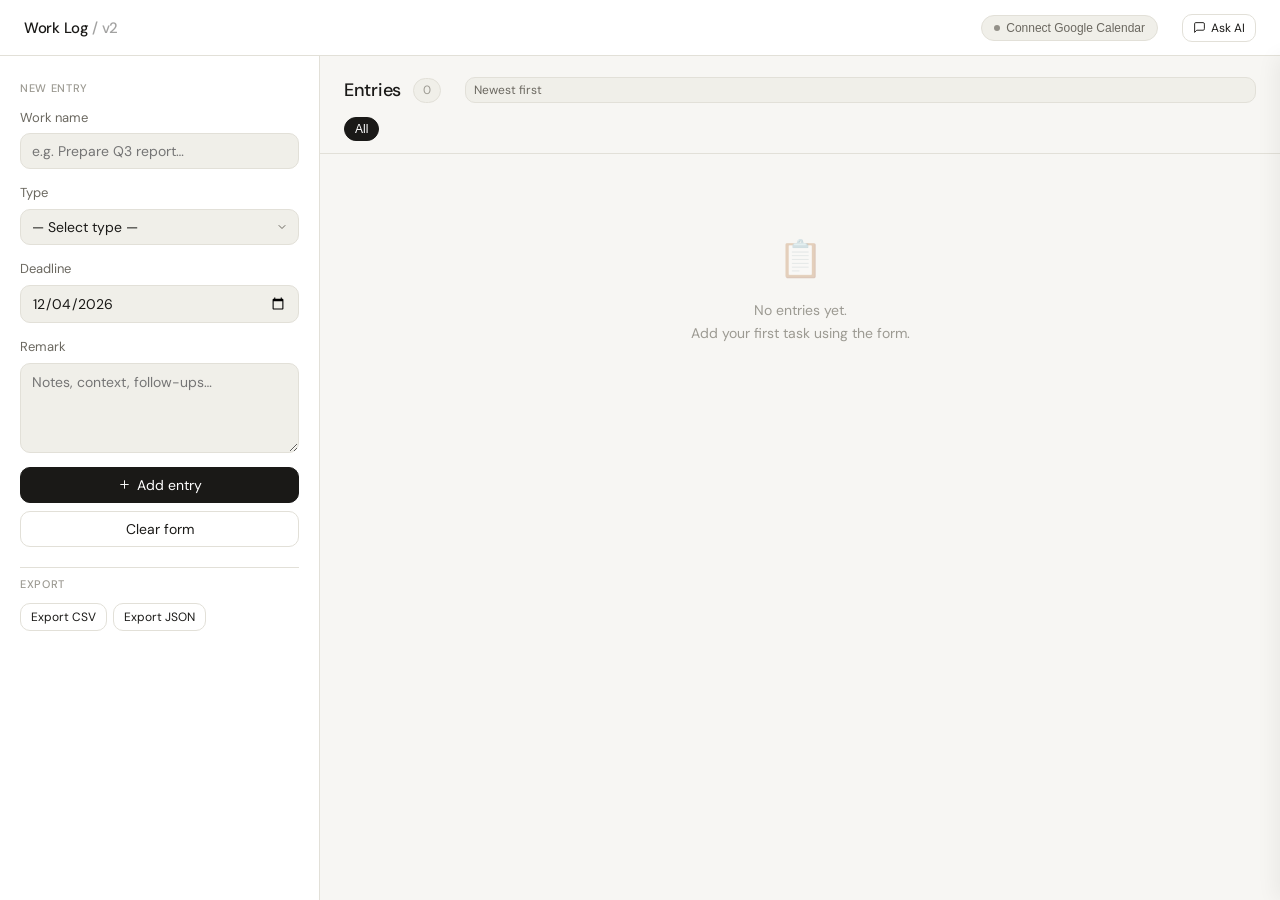
<file: worklog.html>
<!DOCTYPE html>
<html lang="en">
<head>
<meta charset="UTF-8"/>
<meta name="viewport" content="width=device-width, initial-scale=1.0"/>
<title>Work Log</title>
<link rel="preconnect" href="https://fonts.googleapis.com"/>
<link rel="preconnect" href="https://fonts.gstatic.com" crossorigin/>
<link href="https://fonts.googleapis.com/css2?family=DM+Sans:ital,opsz,wght@0,9..40,300;0,9..40,400;0,9..40,500;1,9..40,300&family=DM+Mono:wght@400;500&display=swap" rel="stylesheet"/>
<style>
*{box-sizing:border-box;margin:0;padding:0;}
:root{
  --bg:#F7F6F3;--surface:#FFFFFF;--surface2:#F0EFE9;
  --border:#E2E0D8;--border2:#C8C6BC;
  --text:#1A1917;--text2:#6B6860;--text3:#9C9A92;
  --accent:#1A1917;--accent-text:#FFFFFF;
  --success:#2D6A4F;--success-bg:#D8F3DC;
  --warn:#92400E;--warn-bg:#FEF3C7;
  --danger:#991B1B;--danger-bg:#FEE2E2;
  --info:#1E40AF;--info-bg:#DBEAFE;
  --radius:10px;--radius-lg:14px;
  --font:'DM Sans',system-ui,sans-serif;
  --mono:'DM Mono',monospace;
  --shadow:0 1px 3px rgba(0,0,0,.06),0 1px 2px rgba(0,0,0,.04);
}
body{font-family:var(--font);background:var(--bg);color:var(--text);min-height:100vh;font-size:15px;line-height:1.6;}
a{color:inherit;}

/* Layout */
.app{display:grid;grid-template-columns:320px 1fr;grid-template-rows:auto 1fr;min-height:100vh;}
.topbar{grid-column:1/-1;background:var(--surface);border-bottom:1px solid var(--border);padding:0 24px;height:56px;display:flex;align-items:center;gap:16px;}
.topbar-logo{font-size:15px;font-weight:500;letter-spacing:-.3px;}
.topbar-logo span{opacity:.4;}
.topbar-spacer{flex:1;}
.gcal-pill{display:flex;align-items:center;gap:6px;font-size:12px;padding:5px 12px;border-radius:99px;border:1px solid var(--border);background:var(--surface2);color:var(--text2);cursor:pointer;transition:border-color .15s;}
.gcal-pill:hover{border-color:var(--border2);}
.gcal-pill.connected{background:var(--success-bg);color:var(--success);border-color:rgba(45,106,79,.25);}
.gcal-dot{width:6px;height:6px;border-radius:50%;background:currentColor;opacity:.7;}

/* Sidebar */
.sidebar{background:var(--surface);border-right:1px solid var(--border);padding:24px 20px;display:flex;flex-direction:column;gap:20px;overflow-y:auto;}
.section-label{font-size:11px;font-weight:500;letter-spacing:.06em;text-transform:uppercase;color:var(--text3);margin-bottom:10px;}
label.field-label{display:block;font-size:13px;color:var(--text2);margin-bottom:5px;font-weight:400;}
input[type=text],input[type=date],textarea,select{
  display:block;width:100%;font-family:var(--font);font-size:14px;
  background:var(--surface2);border:1px solid var(--border);border-radius:var(--radius);
  padding:8px 11px;color:var(--text);outline:none;transition:border-color .15s,box-shadow .15s;
  appearance:none;-webkit-appearance:none;
}
input[type=text]:focus,input[type=date]:focus,textarea:focus,select:focus{
  border-color:var(--border2);box-shadow:0 0 0 3px rgba(26,25,23,.06);
}
select{background-image:url("data:image/svg+xml,%3Csvg xmlns='http://www.w3.org/2000/svg' width='12' height='12' viewBox='0 0 24 24' fill='none' stroke='%236B6860' stroke-width='2' stroke-linecap='round' stroke-linejoin='round'%3E%3Cpath d='M6 9l6 6 6-6'/%3E%3C/svg%3E");background-repeat:no-repeat;background-position:right 10px center;padding-right:28px;}
textarea{resize:vertical;min-height:90px;line-height:1.5;}
.form-group{margin-bottom:14px;}
.form-group:last-child{margin-bottom:0;}
.btn{display:inline-flex;align-items:center;justify-content:center;gap:6px;font-family:var(--font);font-size:14px;font-weight:400;padding:8px 16px;border-radius:var(--radius);border:1px solid var(--border);background:transparent;color:var(--text);cursor:pointer;transition:all .15s;}
.btn:hover{background:var(--surface2);}
.btn-primary{background:var(--accent);color:var(--accent-text);border-color:var(--accent);}
.btn-primary:hover{opacity:.88;background:var(--accent);}
.btn-sm{font-size:12px;padding:5px 10px;}
.btn-danger{color:var(--danger);border-color:rgba(153,27,27,.2);}
.btn-danger:hover{background:var(--danger-bg);}
.sidebar-actions{display:flex;flex-direction:column;gap:8px;}

/* Main */
.main{display:flex;flex-direction:column;overflow:hidden;}
.main-header{padding:20px 24px 0;display:flex;align-items:center;gap:12px;}
.main-header h1{font-size:18px;font-weight:500;letter-spacing:-.3px;}
.entry-count{font-size:12px;color:var(--text3);background:var(--surface2);border:1px solid var(--border);padding:2px 9px;border-radius:99px;}
.main-header-spacer{flex:1;}
.filter-bar{padding:12px 24px;display:flex;gap:6px;flex-wrap:wrap;border-bottom:1px solid var(--border);}
.filter-chip{font-size:12px;padding:4px 10px;border-radius:99px;border:1px solid var(--border);background:transparent;color:var(--text2);cursor:pointer;transition:all .12s;}
.filter-chip:hover{border-color:var(--border2);}
.filter-chip.active{background:var(--text);color:#fff;border-color:var(--text);}
.entries{padding:16px 24px;overflow-y:auto;flex:1;display:flex;flex-direction:column;gap:10px;}
.empty-state{text-align:center;padding:60px 24px;color:var(--text3);}
.empty-icon{font-size:36px;margin-bottom:12px;opacity:.3;}
.empty-state p{font-size:14px;}

/* Entry card */
.entry-card{background:var(--surface);border:1px solid var(--border);border-radius:var(--radius-lg);padding:14px 16px;box-shadow:var(--shadow);transition:border-color .15s;}
.entry-card:hover{border-color:var(--border2);}
.entry-card.editing{border-color:var(--border2);box-shadow:0 0 0 3px rgba(26,25,23,.06);}
.entry-top{display:flex;align-items:flex-start;gap:10px;}
.entry-body{flex:1;min-width:0;}
.entry-name{font-size:15px;font-weight:500;color:var(--text);margin-bottom:4px;line-height:1.4;}
.entry-remark{font-size:13px;color:var(--text2);margin-bottom:8px;white-space:pre-wrap;word-break:break-word;}
.entry-meta{display:flex;gap:6px;flex-wrap:wrap;align-items:center;}
.chip{display:inline-flex;align-items:center;gap:4px;font-size:11px;padding:2px 8px;border-radius:99px;border:1px solid var(--border);background:var(--surface2);color:var(--text2);}
.chip.type{background:var(--info-bg);color:var(--info);border-color:rgba(30,64,175,.2);}
.chip.deadline{}
.chip.overdue{background:var(--danger-bg);color:var(--danger);border-color:rgba(153,27,27,.25);}
.chip.soon{background:var(--warn-bg);color:var(--warn);border-color:rgba(146,64,14,.25);}
.entry-actions{display:flex;gap:4px;flex-shrink:0;}
.icon-btn{width:30px;height:30px;border-radius:8px;border:none;background:transparent;cursor:pointer;color:var(--text3);display:flex;align-items:center;justify-content:center;transition:all .12s;}
.icon-btn:hover{background:var(--surface2);color:var(--text);}
.icon-btn.del:hover{background:var(--danger-bg);color:var(--danger);}
.icon-btn.cal:hover{background:var(--info-bg);color:var(--info);}
/* Edit mode fields */
.edit-fields{display:flex;flex-direction:column;gap:8px;margin-top:10px;padding-top:10px;border-top:1px solid var(--border);}
.edit-row2{display:grid;grid-template-columns:1fr 1fr;gap:8px;}
.edit-actions{display:flex;gap:6px;justify-content:flex-end;margin-top:6px;}

/* AI Chat Panel */
.ai-panel{position:fixed;right:0;top:56px;width:360px;height:calc(100vh - 56px);background:var(--surface);border-left:1px solid var(--border);display:flex;flex-direction:column;transform:translateX(100%);transition:transform .25s cubic-bezier(.4,0,.2,1);z-index:50;box-shadow:-4px 0 20px rgba(0,0,0,.06);}
.ai-panel.open{transform:translateX(0);}
.ai-panel-header{padding:16px 18px;border-bottom:1px solid var(--border);display:flex;align-items:center;gap:10px;}
.ai-panel-header h2{font-size:14px;font-weight:500;flex:1;}
.ai-badge{font-size:10px;font-weight:500;letter-spacing:.04em;padding:2px 7px;border-radius:99px;background:var(--surface2);border:1px solid var(--border);color:var(--text3);}
.ai-messages{flex:1;overflow-y:auto;padding:16px;display:flex;flex-direction:column;gap:12px;}
.ai-msg{max-width:90%;font-size:13px;line-height:1.6;}
.ai-msg.user{align-self:flex-end;background:var(--text);color:#fff;padding:8px 12px;border-radius:12px 12px 3px 12px;}
.ai-msg.bot{align-self:flex-start;background:var(--surface2);color:var(--text);padding:8px 12px;border-radius:3px 12px 12px 12px;border:1px solid var(--border);}
.ai-msg.bot.loading{color:var(--text3);}
.ai-input-row{padding:12px 16px;border-top:1px solid var(--border);display:flex;gap:8px;}
.ai-input-row input{flex:1;font-size:13px;}
.ai-suggestions{padding:0 16px 12px;display:flex;flex-wrap:wrap;gap:5px;}
.ai-suggest{font-size:11px;padding:4px 9px;border-radius:99px;border:1px solid var(--border);background:transparent;color:var(--text2);cursor:pointer;transition:all .12s;}
.ai-suggest:hover{background:var(--surface2);border-color:var(--border2);}

/* GCal modal */
.modal-overlay{position:fixed;inset:0;background:rgba(0,0,0,.35);z-index:100;display:flex;align-items:center;justify-content:center;opacity:0;pointer-events:none;transition:opacity .2s;}
.modal-overlay.open{opacity:1;pointer-events:auto;}
.modal{background:var(--surface);border-radius:var(--radius-lg);padding:24px;width:440px;max-width:calc(100vw - 32px);box-shadow:0 20px 60px rgba(0,0,0,.15);}
.modal h2{font-size:16px;font-weight:500;margin-bottom:6px;}
.modal p{font-size:13px;color:var(--text2);margin-bottom:16px;line-height:1.6;}
.modal-steps{font-size:13px;color:var(--text2);margin-bottom:16px;line-height:1.8;counter-reset:step;}
.modal-steps li{counter-increment:step;list-style:none;padding-left:22px;position:relative;}
.modal-steps li::before{content:counter(step);position:absolute;left:0;width:16px;height:16px;border-radius:50%;background:var(--surface2);border:1px solid var(--border);font-size:10px;display:flex;align-items:center;justify-content:center;top:4px;font-family:var(--mono);}
.modal-actions{display:flex;gap:8px;justify-content:flex-end;}
.mono{font-family:var(--mono);font-size:12px;background:var(--surface2);padding:2px 6px;border-radius:4px;border:1px solid var(--border);}

/* Toast */
.toast{position:fixed;bottom:24px;left:50%;transform:translateX(-50%) translateY(16px);background:var(--text);color:#fff;padding:9px 18px;border-radius:var(--radius);font-size:13px;box-shadow:0 4px 16px rgba(0,0,0,.15);opacity:0;transition:all .25s;pointer-events:none;z-index:200;white-space:nowrap;}
.toast.show{opacity:1;transform:translateX(-50%) translateY(0);}

/* Sort bar */
.sort-select{font-size:12px;padding:4px 24px 4px 8px;border-radius:var(--radius);border:1px solid var(--border);background:var(--surface2);color:var(--text2);cursor:pointer;}

svg.icon{width:15px;height:15px;stroke:currentColor;fill:none;stroke-width:1.75;stroke-linecap:round;stroke-linejoin:round;flex-shrink:0;}
svg.icon.sm{width:13px;height:13px;}

@media(max-width:700px){
  .app{grid-template-columns:1fr;}
  .sidebar{border-right:none;border-bottom:1px solid var(--border);}
  .ai-panel{width:100%;top:56px;}
}
</style>
</head>
<body>

<div class="app" id="app">

  <!-- TOPBAR -->
  <header class="topbar">
    <div class="topbar-logo">Work Log <span>/ v2</span></div>
    <div class="topbar-spacer"></div>
    <button class="gcal-pill" id="gcal-pill" onclick="openGCalModal()">
      <div class="gcal-dot"></div>
      <span id="gcal-pill-text">Connect Google Calendar</span>
    </button>
    <button class="btn btn-sm" onclick="toggleAI()" id="ai-toggle-btn" style="gap:5px;margin-left:8px;">
      <svg class="icon sm" viewBox="0 0 24 24"><path d="M21 15a2 2 0 0 1-2 2H7l-4 4V5a2 2 0 0 1 2-2h14a2 2 0 0 1 2 2z"/></svg>
      Ask AI
    </button>
  </header>

  <!-- SIDEBAR: Add Entry Form -->
  <aside class="sidebar">
    <div>
      <div class="section-label">New entry</div>
      <div class="form-group">
        <label class="field-label" for="f-name">Work name</label>
        <input type="text" id="f-name" placeholder="e.g. Prepare Q3 report…"/>
      </div>
      <div class="form-group">
        <label class="field-label" for="f-type">Type</label>
        <select id="f-type">
          <option value="">— Select type —</option>
          <option>Task</option><option>Meeting</option><option>Review</option>
          <option>Report</option><option>Research</option><option>Other</option>
        </select>
      </div>
      <div class="form-group">
        <label class="field-label" for="f-deadline">Deadline</label>
        <input type="date" id="f-deadline"/>
      </div>
      <div class="form-group">
        <label class="field-label" for="f-remark">Remark</label>
        <textarea id="f-remark" placeholder="Notes, context, follow-ups…"></textarea>
      </div>
      <div class="sidebar-actions">
        <button class="btn btn-primary" onclick="addEntry()">
          <svg class="icon sm" viewBox="0 0 24 24"><line x1="12" y1="5" x2="12" y2="19"/><line x1="5" y1="12" x2="19" y2="12"/></svg>
          Add entry
        </button>
        <button class="btn" onclick="clearForm()">Clear form</button>
      </div>
    </div>

    <div style="padding-top:8px;border-top:1px solid var(--border);">
      <div class="section-label">Export</div>
      <div style="display:flex;gap:6px;flex-wrap:wrap;">
        <button class="btn btn-sm" onclick="exportCSV()">Export CSV</button>
        <button class="btn btn-sm" onclick="exportJSON()">Export JSON</button>
      </div>
    </div>
  </aside>

  <!-- MAIN: Entries -->
  <main class="main">
    <div class="main-header">
      <h1>Entries</h1>
      <span class="entry-count" id="entry-count">0</span>
      <div class="main-header-spacer"></div>
      <select class="sort-select" onchange="setSortAndRender(this.value)">
        <option value="newest">Newest first</option>
        <option value="oldest">Oldest first</option>
        <option value="deadline">By deadline</option>
        <option value="name">By name A–Z</option>
      </select>
    </div>
    <div class="filter-bar" id="filter-bar"></div>
    <div class="entries" id="entries-list"></div>
  </main>
</div>

<!-- AI Panel -->
<div class="ai-panel" id="ai-panel">
  <div class="ai-panel-header">
    <svg class="icon" viewBox="0 0 24 24"><path d="M12 2a8 8 0 0 0-8 8c0 3 1.6 5.6 4 7.1V20h8v-2.9c2.4-1.5 4-4.1 4-7.1a8 8 0 0 0-8-8z"/><line x1="9" y1="21" x2="15" y2="21"/></svg>
    <h2>AI Assistant</h2>
    <span class="ai-badge" id="ai-model-badge">Not connected</span>
    <button class="icon-btn" onclick="toggleAI()" style="margin-left:auto;">
      <svg class="icon sm" viewBox="0 0 24 24"><line x1="18" y1="6" x2="6" y2="18"/><line x1="6" y1="6" x2="18" y2="18"/></svg>
    </button>
  </div>
  <!-- API key setup -->
  <div id="ai-setup" style="padding:16px;border-bottom:1px solid var(--border);background:var(--surface2);">
    <div style="font-size:13px;font-weight:500;margin-bottom:6px;">Connect AI (free)</div>
    <div style="font-size:12px;color:var(--text2);margin-bottom:10px;line-height:1.6;">
      Get a free API key from <a href="https://openrouter.ai/keys" target="_blank" style="color:var(--info)">openrouter.ai/keys</a> — no credit card needed for free models.
    </div>
    <div style="display:flex;gap:6px;">
      <input type="password" id="ai-key-input" placeholder="sk-or-v1-…" style="flex:1;font-size:12px;padding:6px 9px;"/>
      <button class="btn btn-primary btn-sm" onclick="saveAIKey()">Save</button>
    </div>
    <div style="font-size:11px;color:var(--text3);margin-top:6px;">Key is saved locally in your browser only.</div>
  </div>
  <div class="ai-messages" id="ai-messages">
    <div class="ai-msg bot">Paste your free OpenRouter key above to get started. Once connected, I can summarise tasks, find overdue items, add or edit entries, and more.</div>
  </div>
  <div class="ai-suggestions">
    <button class="ai-suggest" onclick="aiSuggest('Summarise my current tasks')">Summarise tasks</button>
    <button class="ai-suggest" onclick="aiSuggest('Which tasks are overdue?')">Overdue tasks</button>
    <button class="ai-suggest" onclick="aiSuggest('What is due this week?')">Due this week</button>
    <button class="ai-suggest" onclick="aiSuggest('Add a task: Team standup, Type: Meeting, Deadline: today')">Add a task</button>
  </div>
  <div class="ai-input-row">
    <input type="text" id="ai-input" placeholder="Ask anything about your work log…" onkeydown="if(event.key==='Enter')sendAI()"/>
    <button class="btn btn-primary btn-sm" onclick="sendAI()">Send</button>
  </div>
</div>

<!-- Google Calendar Modal -->
<div class="modal-overlay" id="gcal-modal">
  <div class="modal">
    <h2>Connect Google Calendar</h2>
    <p style="color:var(--success);background:var(--success-bg);padding:8px 12px;border-radius:8px;font-size:13px;margin-bottom:12px;">✓ The Google Calendar API is completely free — no subscription needed. You only need a free Google account.</p>
    <p>One-time setup (about 5 minutes):</p>
    <ol class="modal-steps">
      <li>Go to <a href="https://console.cloud.google.com" target="_blank" style="color:var(--info)">console.cloud.google.com</a> and sign in with any Google account. Click <strong>Select a project → New Project</strong>, give it any name, click Create.</li>
      <li>In the search bar type <strong>Google Calendar API</strong>, click it, then click <strong>Enable</strong>.</li>
      <li>Go to <strong>APIs &amp; Services → Credentials → Create Credentials → OAuth client ID</strong>. Choose <em>Web application</em>. Under "Authorised JavaScript origins" add <span class="mono">null</span> (for local files) or your hosted URL. Click Create.</li>
      <li>Copy the <strong>Client ID</strong> shown (ends in <span class="mono">.apps.googleusercontent.com</span>) and paste it below.</li>
    </ol>
    <div class="form-group"><label class="field-label">OAuth Client ID</label><input type="text" id="gcal-client-id" placeholder="xxxx.apps.googleusercontent.com"/></div>
    <div id="gcal-token-section" style="display:none;">
      <p style="font-size:13px;color:var(--text2);margin:10px 0 8px;line-height:1.6;">A Google sign-in window opened. After you approve access, the page will redirect. Copy the value after <span class="mono">access_token=</span> in that URL and paste it below:</p>
      <div class="form-group"><label class="field-label">Access token</label><input type="text" id="gcal-token-input" placeholder="ya29.a0…"/></div>
    </div>
    <div class="modal-actions" id="gcal-modal-actions">
      <button class="btn" onclick="closeGCalModal()">Cancel</button>
      <button class="btn btn-primary" onclick="gcalAuthorise()">Authorise with Google</button>
    </div>
  </div>
</div>

<div class="toast" id="toast"></div>

<script>
// ── State ──────────────────────────────────────────────────────────────────
let entries = JSON.parse(localStorage.getItem('wl2_entries') || '[]');
let gcalToken = localStorage.getItem('wl2_gcal_token') || null;
let filterType = 'All';
let sortMode = 'newest';
let editingId = null;

// ── Init ───────────────────────────────────────────────────────────────────
(function init(){
  document.getElementById('f-deadline').value = today();
  if(gcalToken){
    document.getElementById('gcal-pill').classList.add('connected');
    document.getElementById('gcal-pill-text').textContent = 'Calendar connected';
  }
  render();
})();

function today(){ return new Date().toISOString().split('T')[0]; }

// ── CRUD ───────────────────────────────────────────────────────────────────
function addEntry(){
  const name = v('f-name'); const type = v('f-type');
  const deadline = v('f-deadline'); const remark = v('f-remark');
  if(!name){ toast('Enter a work name.'); return; }
  const entry = {id: Date.now(), name, type, deadline, remark, created: new Date().toISOString()};
  entries.unshift(entry);
  save(); render(); clearForm();
  toast('Entry added.');
  if(gcalToken && deadline) pushToGCal(entry);
}

function deleteEntry(id){
  if(!confirm('Delete this entry?')) return;
  entries = entries.filter(e=>e.id!==id);
  save(); render(); toast('Entry deleted.');
}

function startEdit(id){
  editingId = id; render();
  setTimeout(()=>{ const el = document.getElementById('edit-name-'+id); if(el) el.focus(); },50);
}

function cancelEdit(){ editingId = null; render(); }

function saveEdit(id){
  const e = entries.find(x=>x.id===id); if(!e) return;
  const name = v('edit-name-'+id);
  if(!name){ toast('Name cannot be empty.'); return; }
  e.name = name;
  e.type = v('edit-type-'+id);
  e.deadline = v('edit-deadline-'+id);
  e.remark = v('edit-remark-'+id);
  editingId = null;
  save(); render(); toast('Entry updated.');
}

function save(){ localStorage.setItem('wl2_entries', JSON.stringify(entries)); }
function v(id){ return document.getElementById(id)?.value.trim() || ''; }

function clearForm(){
  ['f-name','f-remark'].forEach(id=>document.getElementById(id).value='');
  document.getElementById('f-type').value='';
  document.getElementById('f-deadline').value=today();
}

// ── Render ─────────────────────────────────────────────────────────────────
function sorted(){
  const copy = [...entries];
  if(sortMode==='oldest') return copy.reverse();
  if(sortMode==='deadline') return copy.sort((a,b)=>{ if(!a.deadline) return 1; if(!b.deadline) return -1; return a.deadline.localeCompare(b.deadline); });
  if(sortMode==='name') return copy.sort((a,b)=>a.name.localeCompare(b.name));
  return copy;
}

function render(){
  // filters
  const types = ['All', ...new Set(entries.map(e=>e.type).filter(Boolean))];
  const fb = document.getElementById('filter-bar');
  fb.innerHTML = types.map(t=>`<button class="filter-chip${filterType===t?' active':''}" onclick="setFilter('${esc(t)}')">${esc(t)}</button>`).join('');

  const shown = filterType==='All' ? sorted() : sorted().filter(e=>e.type===filterType);
  document.getElementById('entry-count').textContent = shown.length;
  const list = document.getElementById('entries-list');
  if(!shown.length){
    list.innerHTML=`<div class="empty-state"><div class="empty-icon">📋</div><p>No entries yet.<br>Add your first task using the form.</p></div>`;
    return;
  }
  list.innerHTML = shown.map(e => entryHTML(e)).join('');
}

function entryHTML(e){
  const status = deadlineStatus(e.deadline);
  const isEditing = editingId === e.id;
  const typeOpts = ['Task','Meeting','Review','Report','Research','Other'].map(o=>`<option${e.type===o?' selected':''}>${o}</option>`).join('');
  if(isEditing) return `
    <div class="entry-card editing" id="card-${e.id}">
      <div class="entry-top">
        <div class="entry-body">
          <div class="edit-fields">
            <div><label class="field-label">Work name</label><input type="text" id="edit-name-${e.id}" value="${esc(e.name)}"/></div>
            <div class="edit-row2">
              <div><label class="field-label">Type</label>
                <select id="edit-type-${e.id}"><option value="">— type —</option>${typeOpts}</select>
              </div>
              <div><label class="field-label">Deadline</label><input type="date" id="edit-deadline-${e.id}" value="${e.deadline||''}"/></div>
            </div>
            <div><label class="field-label">Remark</label><textarea id="edit-remark-${e.id}" style="min-height:70px;">${esc(e.remark||'')}</textarea></div>
            <div class="edit-actions">
              <button class="btn btn-sm" onclick="cancelEdit()">Cancel</button>
              <button class="btn btn-primary btn-sm" onclick="saveEdit(${e.id})">Save changes</button>
            </div>
          </div>
        </div>
      </div>
    </div>`;
  return `
    <div class="entry-card" id="card-${e.id}">
      <div class="entry-top">
        <div class="entry-body">
          <div class="entry-name">${esc(e.name)}</div>
          ${e.remark?`<div class="entry-remark">${esc(e.remark)}</div>`:''}
          <div class="entry-meta">
            ${e.type?`<span class="chip type">${esc(e.type)}</span>`:''}
            ${e.deadline?`<span class="chip deadline${status?' '+status:''}">${fmtDate(e.deadline)}${status===' overdue'?' · overdue':status===' soon'?' · soon':''}</span>`:''}
          </div>
        </div>
        <div class="entry-actions">
          ${gcalToken&&e.deadline?`<button class="icon-btn cal" title="Sync to Google Calendar" onclick="pushToGCal(entries.find(x=>x.id===${e.id}))">${calIcon()}</button>`:''}
          <button class="icon-btn" title="Edit entry" onclick="startEdit(${e.id})">${editIcon()}</button>
          <button class="icon-btn del" title="Delete entry" onclick="deleteEntry(${e.id})">${trashIcon()}</button>
        </div>
      </div>
    </div>`;
}

function deadlineStatus(d){
  if(!d) return '';
  const today = new Date(); today.setHours(0,0,0,0);
  const dl = new Date(d); dl.setHours(0,0,0,0);
  const diff = Math.round((dl-today)/(86400000));
  if(diff<0) return ' overdue';
  if(diff<=3) return ' soon';
  return '';
}

function fmtDate(d){
  if(!d) return '';
  const [y,m,day] = d.split('-');
  return ['Jan','Feb','Mar','Apr','May','Jun','Jul','Aug','Sep','Oct','Nov','Dec'][+m-1]+' '+parseInt(day)+', '+y;
}

function esc(s){ return String(s||'').replace(/&/g,'&amp;').replace(/</g,'&lt;').replace(/>/g,'&gt;').replace(/"/g,'&quot;'); }
function setFilter(t){ filterType=t; render(); }
function setSortAndRender(v){ sortMode=v; render(); }

// ── Icons ──────────────────────────────────────────────────────────────────
function editIcon(){return`<svg class="icon sm" viewBox="0 0 24 24"><path d="M11 4H4a2 2 0 0 0-2 2v14a2 2 0 0 0 2 2h14a2 2 0 0 0 2-2v-7"/><path d="M18.5 2.5a2.121 2.121 0 0 1 3 3L12 15l-4 1 1-4 9.5-9.5z"/></svg>`;}
function trashIcon(){return`<svg class="icon sm" viewBox="0 0 24 24"><polyline points="3 6 5 6 21 6"/><path d="M19 6l-1 14H6L5 6"/><path d="M10 11v6"/><path d="M14 11v6"/><path d="M9 6V4h6v2"/></svg>`;}
function calIcon(){return`<svg class="icon sm" viewBox="0 0 24 24"><rect x="3" y="4" width="18" height="18" rx="2"/><line x1="16" y1="2" x2="16" y2="6"/><line x1="8" y1="2" x2="8" y2="6"/><line x1="3" y1="10" x2="21" y2="10"/></svg>`;}

// ── Export ─────────────────────────────────────────────────────────────────
function exportCSV(){
  const rows = [['Name','Type','Deadline','Remark','Created'],...entries.map(e=>[e.name,e.type||'',e.deadline||'',e.remark||'',e.created])];
  const csv = rows.map(r=>r.map(c=>'"'+String(c).replace(/"/g,'""')+'"').join(',')).join('\n');
  dl('worklog.csv','data:text/csv;charset=utf-8,'+encodeURIComponent(csv));
}
function exportJSON(){ dl('worklog.json','data:application/json;charset=utf-8,'+encodeURIComponent(JSON.stringify(entries,null,2))); }
function dl(name,href){ const a=document.createElement('a'); a.href=href; a.download=name; a.click(); }

// ── Toast ──────────────────────────────────────────────────────────────────
function toast(msg,dur=2400){
  const el=document.getElementById('toast');
  el.textContent=msg; el.classList.add('show');
  setTimeout(()=>el.classList.remove('show'),dur);
}

// ── Google Calendar ────────────────────────────────────────────────────────
function openGCalModal(){ document.getElementById('gcal-modal').classList.add('open'); }
function closeGCalModal(){ document.getElementById('gcal-modal').classList.remove('open'); }

function gcalAuthorise(){
  const cid = document.getElementById('gcal-client-id').value.trim();
  if(!cid){ toast('Paste your Client ID first.'); return; }
  const scope = encodeURIComponent('https://www.googleapis.com/auth/calendar.events');
  const redirect = encodeURIComponent(location.href.split('#')[0]);
  window.open(`https://accounts.google.com/o/oauth2/v2/auth?client_id=${encodeURIComponent(cid)}&redirect_uri=${redirect}&response_type=token&scope=${scope}&prompt=consent`,'_blank','width=520,height=620');
  document.getElementById('gcal-token-section').style.display='block';
  document.getElementById('gcal-modal-actions').innerHTML=`<button class="btn" onclick="closeGCalModal()">Cancel</button><button class="btn btn-primary" onclick="gcalSaveToken()">Connect</button>`;
}

function gcalSaveToken(){
  const t = document.getElementById('gcal-token-input').value.trim();
  if(!t){ toast('Paste the access_token first.'); return; }
  gcalToken=t; localStorage.setItem('wl2_gcal_token',t);
  document.getElementById('gcal-pill').classList.add('connected');
  document.getElementById('gcal-pill-text').textContent='Calendar connected';
  closeGCalModal(); toast('Google Calendar connected!'); render();
}

async function pushToGCal(entry){
  if(!gcalToken||!entry?.deadline){ toast('No deadline set.'); return; }
  try{
    const res = await fetch('https://www.googleapis.com/calendar/v3/calendars/primary/events',{
      method:'POST', headers:{Authorization:`Bearer ${gcalToken}`,'Content-Type':'application/json'},
      body:JSON.stringify({summary:entry.name, description:[entry.type&&`Type: ${entry.type}`,entry.remark].filter(Boolean).join('\n'), start:{date:entry.deadline}, end:{date:entry.deadline}})
    });
    if(res.ok) toast(`"${entry.name}" added to Google Calendar.`);
    else toast('Calendar error — token may have expired.');
  }catch{ toast('Could not reach Google Calendar.'); }
}

// ── AI Panel ───────────────────────────────────────────────────────────────
let aiKey = localStorage.getItem('wl2_ai_key') || '';

function initAI(){
  if(aiKey){
    document.getElementById('ai-setup').style.display='none';
    document.getElementById('ai-model-badge').textContent='Connected';
    document.getElementById('ai-model-badge').style.color='var(--success)';
    document.getElementById('ai-messages').innerHTML='<div class="ai-msg bot">Hi! I can help you manage your work log. Ask me to summarise tasks, find overdue items, add or edit entries, and more.</div>';
  }
}

function saveAIKey(){
  const k = document.getElementById('ai-key-input').value.trim();
  if(!k || !k.startsWith('sk-or')){ toast('Please paste a valid OpenRouter key (starts with sk-or).'); return; }
  aiKey = k; localStorage.setItem('wl2_ai_key', k);
  document.getElementById('ai-setup').style.display='none';
  document.getElementById('ai-model-badge').textContent='Connected';
  document.getElementById('ai-model-badge').style.color='var(--success)';
  document.getElementById('ai-messages').innerHTML='<div class="ai-msg bot">Connected! Ask me anything about your work log.</div>';
  toast('AI connected.');
}

function toggleAI(){
  const p = document.getElementById('ai-panel');
  p.classList.toggle('open');
  if(p.classList.contains('open')) document.getElementById(aiKey ? 'ai-input' : 'ai-key-input').focus();
}

function aiSuggest(text){ document.getElementById('ai-input').value=text; sendAI(); }

async function sendAI(){
  if(!aiKey){ toast('Please add your OpenRouter API key first.'); return; }
  const input = document.getElementById('ai-input');
  const text = input.value.trim(); if(!text) return;
  input.value='';
  appendMsg(text,'user');
  const loadId = appendMsg('Thinking…','bot loading');
  const context = buildContext();
  const systemPrompt = `You are a helpful work-log assistant. The user has a work log with entries. Help them query, summarise, analyse tasks, or make changes.

When the user wants to ADD an entry, include this block in your response:
<action>{"type":"add","name":"...","workType":"...","deadline":"YYYY-MM-DD","remark":"..."}</action>

When the user wants to DELETE an entry, include:
<action>{"type":"delete","id":NUMERIC_ID}</action>

When the user wants to EDIT an entry, include:
<action>{"type":"edit","id":NUMERIC_ID,"name":"...","workType":"...","deadline":"YYYY-MM-DD","remark":"..."}</action>

Always include a friendly plain-text response. Keep it concise. Today is ${today()}.`;
  try{
    const resp = await fetch('https://openrouter.ai/api/v1/chat/completions',{
      method:'POST',
      headers:{'Content-Type':'application/json','Authorization':'Bearer '+aiKey,'HTTP-Referer':'worklog-app','X-Title':'Work Log'},
      body:JSON.stringify({
        model:'meta-llama/llama-3.3-8b-instruct:free',
        messages:[
          {role:'system', content: systemPrompt},
          {role:'user', content:`My work log:\n${context}\n\nRequest: ${text}`}
        ]
      })
    });
    const data = await resp.json();
    removeMsg(loadId);
    if(data.error){ appendMsg('Error: '+data.error.message,'bot'); return; }
    const full = data.choices?.[0]?.message?.content || '';
    const actionMatch = full.match(/<action>([\s\S]*?)<\/action>/);
    const displayText = full.replace(/<action>[\s\S]*?<\/action>/g,'').trim();
    appendMsg(displayText || '(done)', 'bot');
    if(actionMatch){
      try{
        const act = JSON.parse(actionMatch[1]);
        if(act.type==='add'){
          entries.unshift({id:Date.now(), name:act.name||'Untitled', type:act.workType||'', deadline:act.deadline||'', remark:act.remark||'', created:new Date().toISOString()});
          save(); render(); toast('AI added an entry.');
        } else if(act.type==='delete'){
          entries=entries.filter(e=>e.id!==act.id); save(); render(); toast('AI deleted the entry.');
        } else if(act.type==='edit'){
          const e=entries.find(x=>x.id===act.id);
          if(e){ Object.assign(e,{name:act.name||e.name,type:act.workType||e.type,deadline:act.deadline||e.deadline,remark:act.remark||e.remark}); save(); render(); toast('AI updated the entry.'); }
        }
      }catch(err){ console.error('Action parse error',err); }
    }
  }catch(err){
    removeMsg(loadId);
    appendMsg('Could not reach OpenRouter. Check your internet connection or API key.','bot');
  }
}

function buildContext(){
  if(!entries.length) return '(no entries yet)';
  return entries.map(e=>`[ID:${e.id}] ${e.name} | Type:${e.type||'—'} | Deadline:${e.deadline||'—'} | Remark:${e.remark||'—'}`).join('\n');
}

let msgCounter = 0;
function appendMsg(text, cls){
  const id = 'msg-'+(++msgCounter);
  const msgs = document.getElementById('ai-messages');
  const div = document.createElement('div');
  div.className = 'ai-msg '+cls; div.id = id; div.textContent = text;
  msgs.appendChild(div); msgs.scrollTop = msgs.scrollHeight; return id;
}
function removeMsg(id){ document.getElementById(id)?.remove(); }
initAI();
</script>
</body>
</html>
</file>
